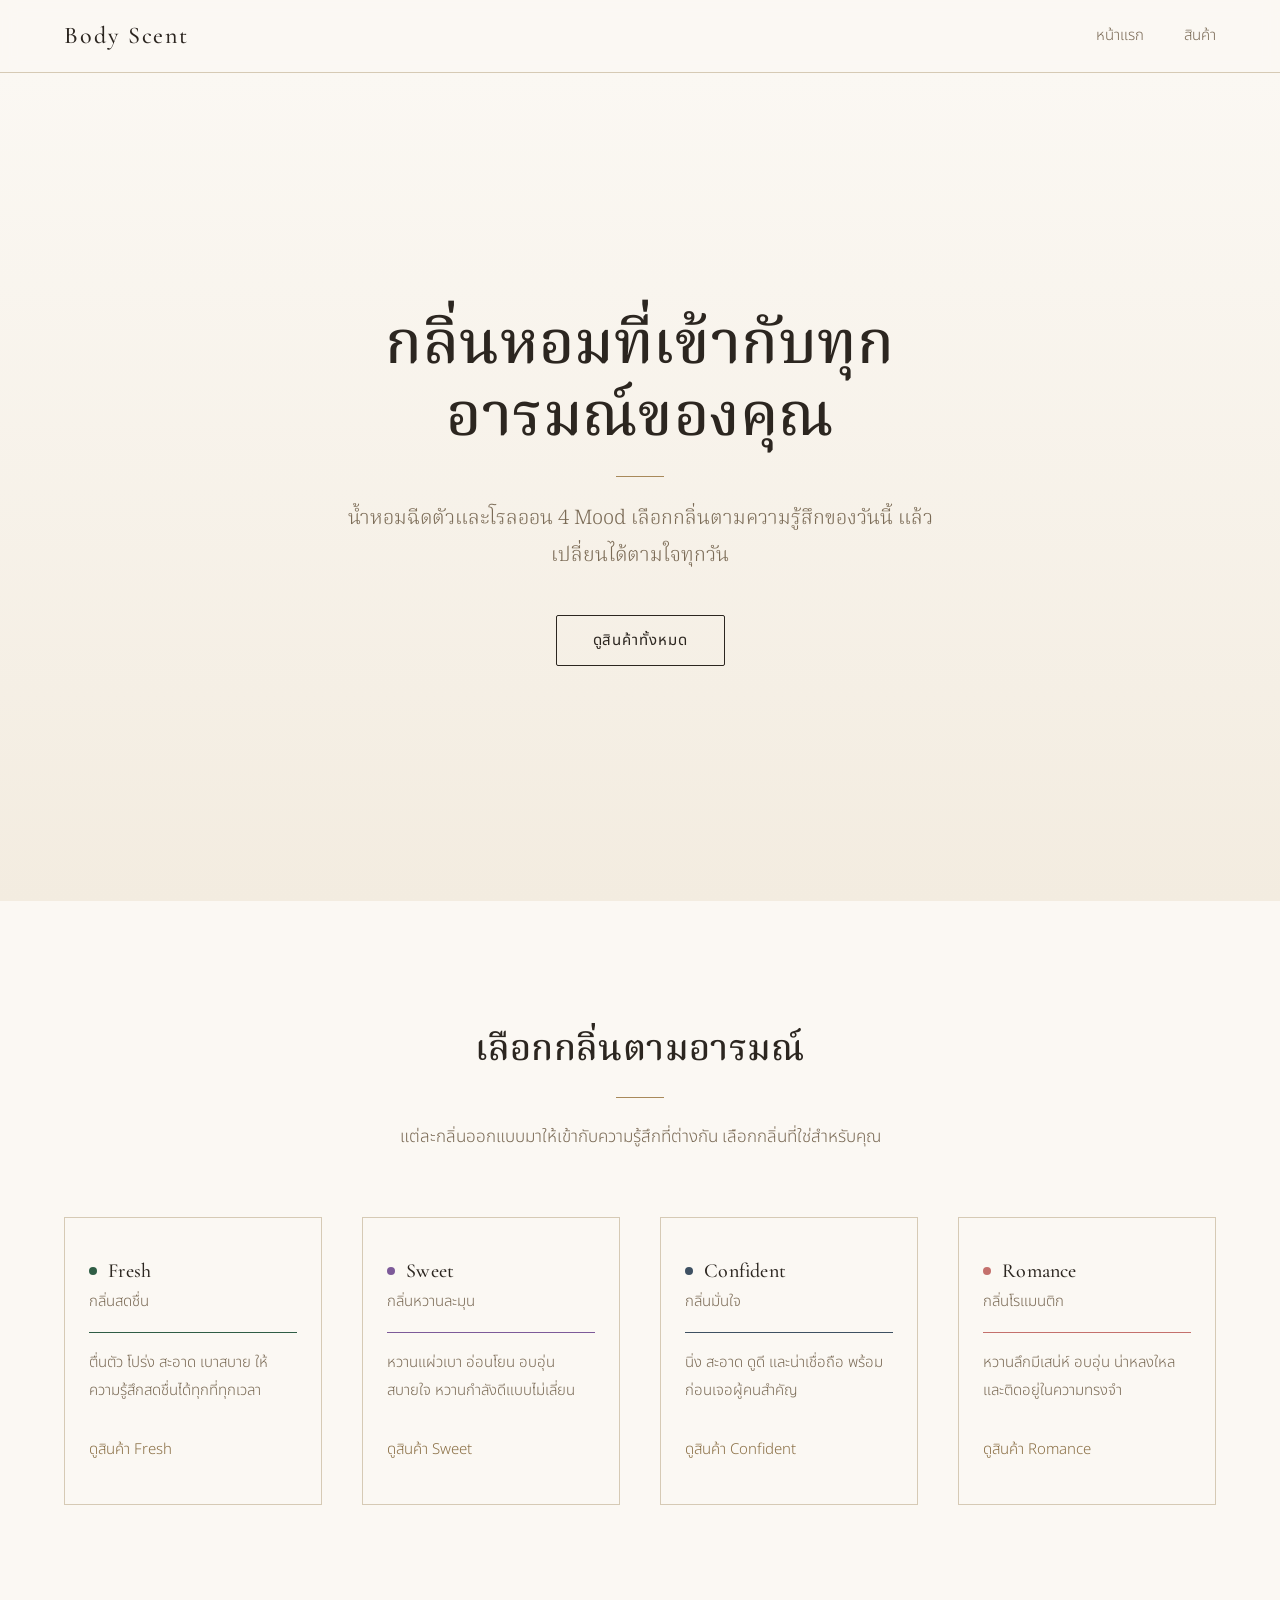
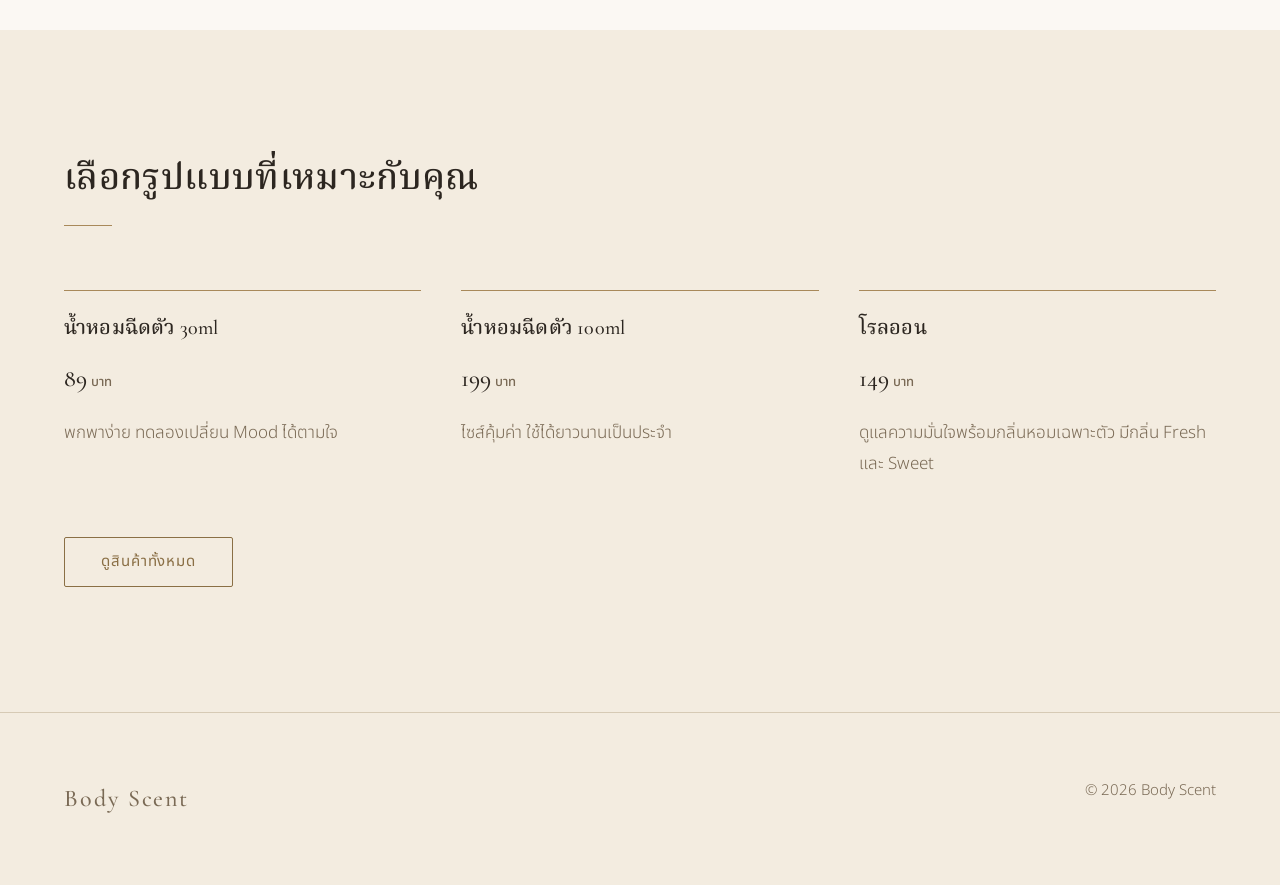
<file: index.html>
<!DOCTYPE html>
<html lang="th">
<head>
  <meta charset="UTF-8">
  <meta name="viewport" content="width=device-width, initial-scale=1">
  <title>Body Scent — น้ำหอมฉีดตัวและโรลออน เลือกกลิ่นตามอารมณ์</title>
  <meta name="description" content="Body Scent น้ำหอมฉีดตัวและโรลออน 4 Mood: Fresh, Sweet, Confident, Romance เลือกกลิ่นให้เข้ากับอารมณ์ของคุณ">
  <link rel="stylesheet" href="style.css">
  <style>
    /* เฉพาะหน้าแรก */
    .hero--full {
      display: flex;
      align-items: center;
      min-height: calc(100vh - 4.5rem);
      min-height: calc(100svh - 4.5rem);
    }
    .hero--full .hero__inner {
      grid-template-columns: 1fr;
      justify-items: center;
      text-align: center;
    }
    .hero--full h1 {
      max-width: 18ch;
      margin-inline: auto;
    }
    .hero--full p {
      margin-inline: auto;
    }
    .hero--full .rule {
      margin-inline: auto;
    }
    .hero--full .hero__actions {
      justify-content: center;
    }

    .mood-card {
      display: flex;
      flex-direction: column;
      padding: var(--space-4) var(--space-3);
      background: var(--ivory);
      border: 1px solid var(--line);
      transition: border-color 0.25s ease;
    }
    .mood-card:hover,
    .mood-card:focus-visible {
      border-color: var(--mood);
    }
    .mood-card h3 {
      display: flex;
      align-items: center;
      gap: 0.7rem;
      margin-bottom: 0.25rem;
    }
    .mood-card__sub {
      margin-bottom: var(--space-2);
      padding-bottom: var(--space-2);
      border-bottom: 1px solid var(--mood);
      font-size: var(--fs-sm);
      color: var(--beige-deep);
    }
    .mood-card p {
      flex: 1;
      font-size: var(--fs-sm);
    }
    .mood-card__link {
      margin-top: var(--space-2);
      font-size: var(--fs-sm);
      color: var(--bronze-deep);
    }

    .size-grid {
      display: grid;
      grid-template-columns: repeat(auto-fit, minmax(15rem, 1fr));
      gap: var(--space-4);
    }
    .size-item {
      padding-top: var(--space-3);
      border-top: 1px solid var(--bronze);
    }
    .size-item .price {
      display: block;
      margin-bottom: var(--space-2);
    }
  </style>
</head>
<body>

  <header class="site-header">
    <div class="container site-header__inner">
      <a class="brand" href="index.html">Body Scent</a>
      <nav class="nav" aria-label="เมนูหลัก">
        <a href="index.html" aria-current="page">หน้าแรก</a>
        <a href="product.html">สินค้า</a>
      </nav>
    </div>
  </header>

  <main>
    <!-- Hero -->
    <section class="hero hero--full">
      <div class="container hero__inner">
        <div>
          <h1>กลิ่นหอมที่เข้ากับทุกอารมณ์ของคุณ</h1>
          <hr class="rule">
          <p>น้ำหอมฉีดตัวและโรลออน 4 Mood เลือกกลิ่นตามความรู้สึกของวันนี้ แล้วเปลี่ยนได้ตามใจทุกวัน</p>
          <div class="hero__actions">
            <a class="btn" href="product.html">ดูสินค้าทั้งหมด</a>
          </div>
        </div>
      </div>
    </section>

    <!-- 4 Mood -->
    <section class="section" id="moods">
      <div class="container">
        <div class="section__head section__head--center">
          <h2>เลือกกลิ่นตามอารมณ์</h2>
          <hr class="rule">
          <p>แต่ละกลิ่นออกแบบมาให้เข้ากับความรู้สึกที่ต่างกัน เลือกกลิ่นที่ใช่สำหรับคุณ</p>
        </div>

        <div class="mood-grid">
          <a class="mood-card" data-mood="fresh" href="product.html?mood=fresh">
            <h3><span class="dot" aria-hidden="true"></span>Fresh</h3>
            <span class="mood-card__sub">กลิ่นสดชื่น</span>
            <p>ตื่นตัว โปร่ง สะอาด เบาสบาย ให้ความรู้สึกสดชื่นได้ทุกที่ทุกเวลา</p>
            <span class="mood-card__link">ดูสินค้า Fresh</span>
          </a>

          <a class="mood-card" data-mood="sweet" href="product.html?mood=sweet">
            <h3><span class="dot" aria-hidden="true"></span>Sweet</h3>
            <span class="mood-card__sub">กลิ่นหวานละมุน</span>
            <p>หวานแผ่วเบา อ่อนโยน อบอุ่นสบายใจ หวานกำลังดีแบบไม่เลี่ยน</p>
            <span class="mood-card__link">ดูสินค้า Sweet</span>
          </a>

          <a class="mood-card" data-mood="confident" href="product.html?mood=confident">
            <h3><span class="dot" aria-hidden="true"></span>Confident</h3>
            <span class="mood-card__sub">กลิ่นมั่นใจ</span>
            <p>นิ่ง สะอาด ดูดี และน่าเชื่อถือ พร้อมก่อนเจอผู้คนสำคัญ</p>
            <span class="mood-card__link">ดูสินค้า Confident</span>
          </a>

          <a class="mood-card" data-mood="romance" href="product.html?mood=romance">
            <h3><span class="dot" aria-hidden="true"></span>Romance</h3>
            <span class="mood-card__sub">กลิ่นโรแมนติก</span>
            <p>หวานลึกมีเสน่ห์ อบอุ่น น่าหลงใหล และติดอยู่ในความทรงจำ</p>
            <span class="mood-card__link">ดูสินค้า Romance</span>
          </a>
        </div>
      </div>
    </section>

    <!-- ขนาดและราคา -->
    <section class="section section--cream" id="sizes">
      <div class="container">
        <div class="section__head">
          <h2>เลือกรูปแบบที่เหมาะกับคุณ</h2>
          <hr class="rule">
        </div>

        <div class="size-grid">
          <div class="size-item">
            <h3>น้ำหอมฉีดตัว 30ml</h3>
            <span class="price">89<small>บาท</small></span>
            <p>พกพาง่าย ทดลองเปลี่ยน Mood ได้ตามใจ</p>
          </div>
          <div class="size-item">
            <h3>น้ำหอมฉีดตัว 100ml</h3>
            <span class="price">199<small>บาท</small></span>
            <p>ไซส์คุ้มค่า ใช้ได้ยาวนานเป็นประจำ</p>
          </div>
          <div class="size-item">
            <h3>โรลออน</h3>
            <span class="price">149<small>บาท</small></span>
            <p>ดูแลความมั่นใจพร้อมกลิ่นหอมเฉพาะตัว มีกลิ่น Fresh และ Sweet</p>
          </div>
        </div>

        <div class="mt-4">
          <a class="btn btn--accent" href="product.html">ดูสินค้าทั้งหมด</a>
        </div>
      </div>
    </section>
  </main>

  <footer class="site-footer">
    <div class="container site-footer__inner">
      <span class="brand">Body Scent</span>
      <span>&copy; 2026 Body Scent</span>
    </div>
  </footer>

  <script src="script.js"></script>
</body>
</html>
</file>
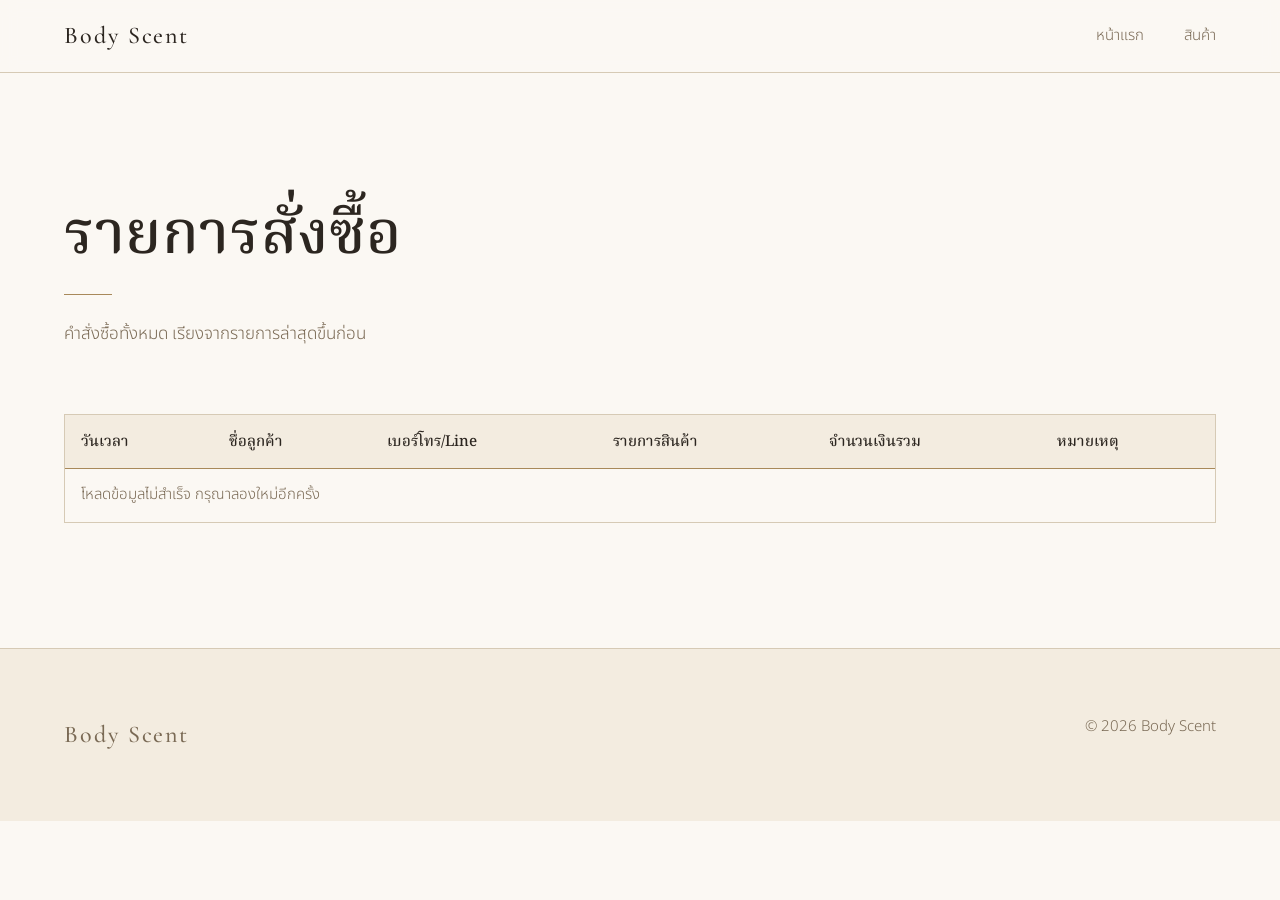
<file: admin.html>
<!DOCTYPE html>
<html lang="th">
<head>
  <meta charset="UTF-8">
  <meta name="viewport" content="width=device-width, initial-scale=1">
  <meta name="robots" content="noindex, nofollow">
  <title>รายการสั่งซื้อ — Body Scent</title>
  <link rel="stylesheet" href="style.css">
  <style>
    /* เฉพาะหน้า admin */
    .table-wrap {
      overflow-x: auto;
      border: 1px solid var(--line);
      background: var(--ivory);
    }
    #ordersTable {
      width: 100%;
      min-width: 48rem;
      border-collapse: collapse;
      font-size: var(--fs-sm);
    }
    #ordersTable th,
    #ordersTable td {
      padding: 0.9rem 1rem;
      text-align: left;
      vertical-align: top;
      line-height: 1.6;
    }
    #ordersTable thead th {
      font-family: var(--font-serif);
      font-weight: 500;
      white-space: nowrap;
      color: var(--ink);
      background: var(--cream);
      border-bottom: 1px solid var(--bronze);
    }
    #ordersTable tbody tr + tr td {
      border-top: 1px solid var(--line);
    }
    #ordersTable tbody td {
      color: var(--ink);
    }
    #ordersTable tbody td.muted {
      color: var(--beige-deep);
    }
    /* วันเวลา และ จำนวนเงิน ไม่ตัดบรรทัด */
    #ordersTable td:nth-child(1),
    #ordersTable td:nth-child(5) {
      white-space: nowrap;
    }
  </style>
</head>
<body>

  <header class="site-header">
    <div class="container site-header__inner">
      <a class="brand" href="index.html">Body Scent</a>
      <nav class="nav" aria-label="เมนูหลัก">
        <a href="index.html">หน้าแรก</a>
        <a href="product.html">สินค้า</a>
      </nav>
    </div>
  </header>

  <main>
    <section class="section">
      <div class="container">
        <div class="section__head">
          <h1>รายการสั่งซื้อ</h1>
          <hr class="rule">
          <p>คำสั่งซื้อทั้งหมด เรียงจากรายการล่าสุดขึ้นก่อน</p>
        </div>

        <div class="table-wrap">
          <table id="ordersTable">
            <thead>
              <tr>
                <th scope="col">วันเวลา</th>
                <th scope="col">ชื่อลูกค้า</th>
                <th scope="col">เบอร์โทร/Line</th>
                <th scope="col">รายการสินค้า</th>
                <th scope="col">จำนวนเงินรวม</th>
                <th scope="col">หมายเหตุ</th>
              </tr>
            </thead>
            <tbody></tbody>
          </table>
        </div>
      </div>
    </section>
  </main>

  <footer class="site-footer">
    <div class="container site-footer__inner">
      <span class="brand">Body Scent</span>
      <span>&copy; 2026 Body Scent</span>
    </div>
  </footer>

  <script src="script.js"></script>
</body>
</html>
</file>
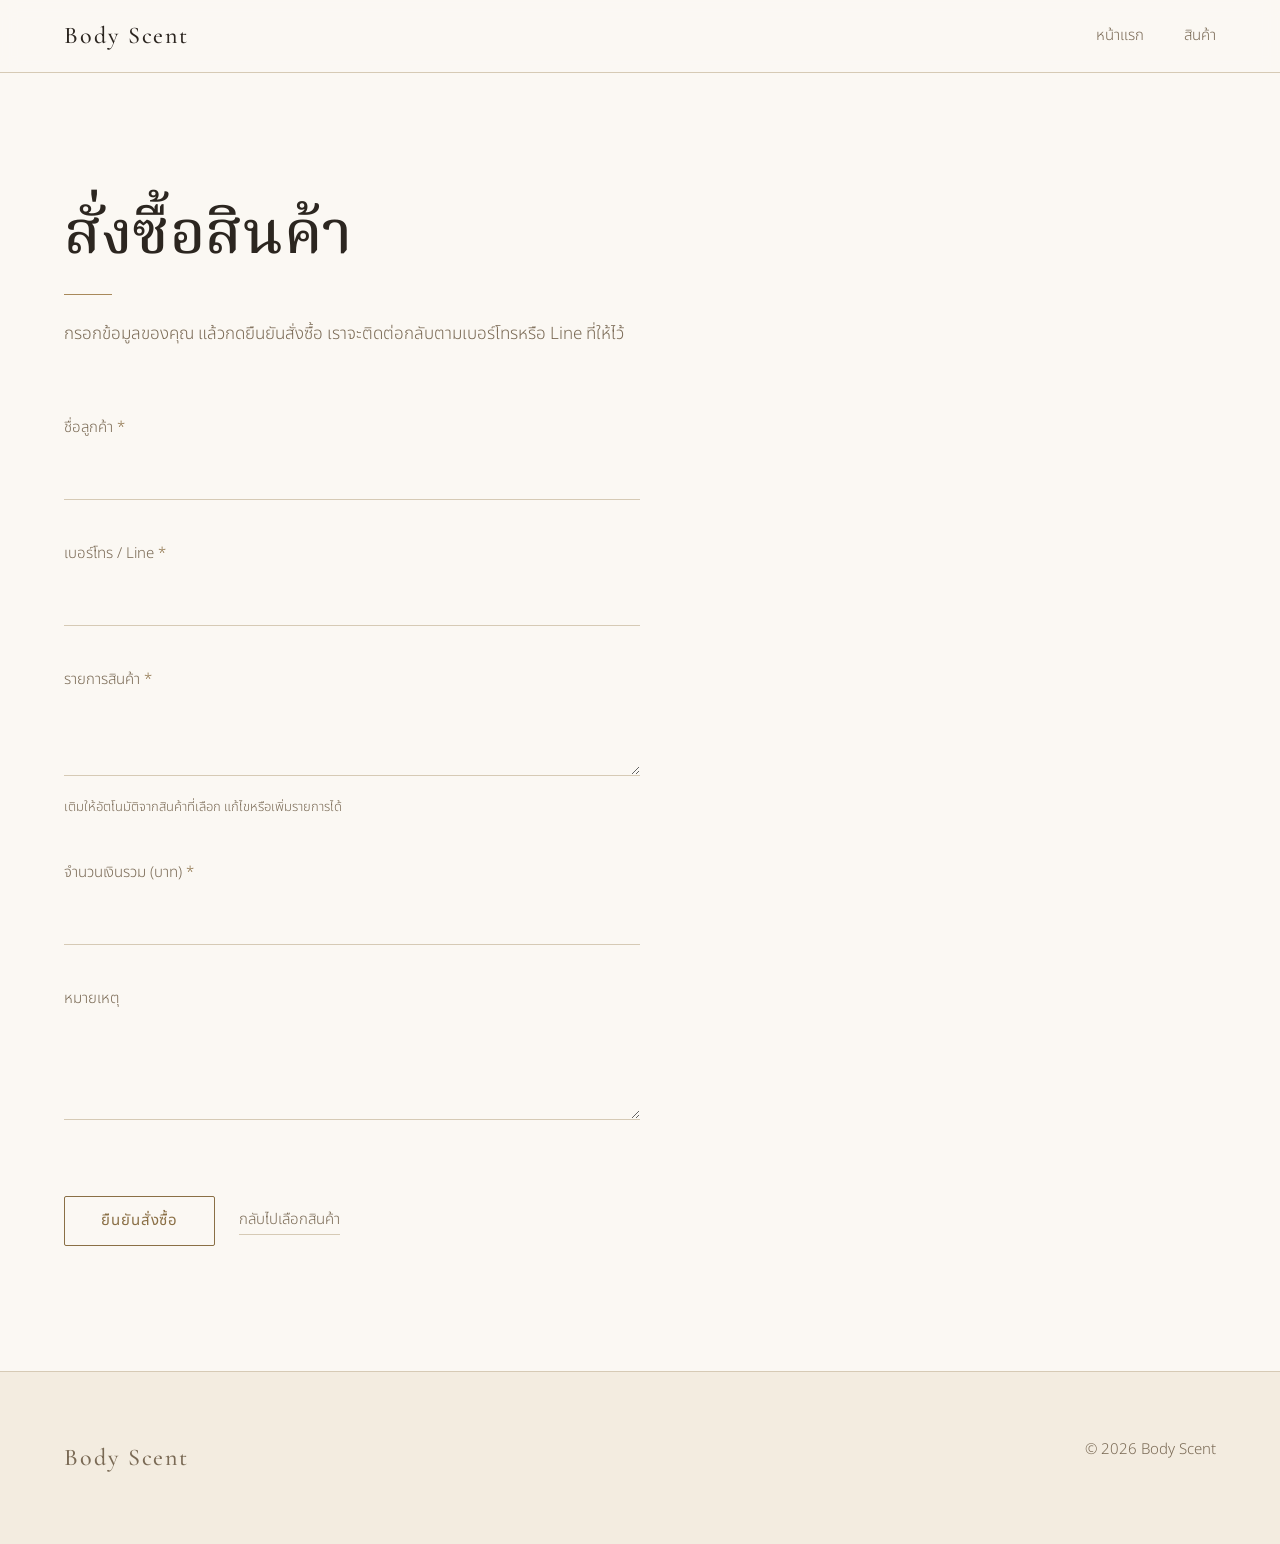
<file: order.html>
<!DOCTYPE html>
<html lang="th">
<head>
  <meta charset="UTF-8">
  <meta name="viewport" content="width=device-width, initial-scale=1">
  <title>สั่งซื้อสินค้า — Body Scent</title>
  <meta name="description" content="กรอกข้อมูลเพื่อสั่งซื้อน้ำหอมฉีดตัวและโรลออน Body Scent">
  <link rel="stylesheet" href="style.css">
  <style>
    /* เฉพาะหน้าสั่งซื้อ */
    .order-form {
      max-width: 36rem;
    }
    .field {
      margin-bottom: var(--space-4);
    }
    .field label {
      display: block;
      margin-bottom: 0.25rem;
      font-size: var(--fs-sm);
      color: var(--beige-deep);
    }
    .field .req {
      color: var(--bronze-deep);
    }
    .field textarea {
      resize: vertical;
      line-height: 1.7;
    }
    .field__hint {
      margin: 0.5rem 0 0;
      font-size: var(--fs-xs);
      color: var(--beige-deep);
    }
    .order-form .btn[disabled] {
      opacity: 0.5;
      cursor: not-allowed;
    }
    .order-form__actions {
      display: flex;
      flex-wrap: wrap;
      align-items: center;
      gap: var(--space-3);
      margin-top: var(--space-5);
    }
    .order-form__back {
      font-size: var(--fs-sm);
      color: var(--beige-deep);
      border-bottom: 1px solid var(--line);
    }
    .order-form__back:hover {
      color: var(--ink);
      border-color: var(--bronze);
    }
    @media (max-width: 40rem) {
      .order-form .btn {
        width: 100%;
      }
    }
  </style>
</head>
<body>

  <header class="site-header">
    <div class="container site-header__inner">
      <a class="brand" href="index.html">Body Scent</a>
      <nav class="nav" aria-label="เมนูหลัก">
        <a href="index.html">หน้าแรก</a>
        <a href="product.html">สินค้า</a>
      </nav>
    </div>
  </header>

  <main>
    <section class="section">
      <div class="container">
        <div class="section__head">
          <h1>สั่งซื้อสินค้า</h1>
          <hr class="rule">
          <p>กรอกข้อมูลของคุณ แล้วกดยืนยันสั่งซื้อ เราจะติดต่อกลับตามเบอร์โทรหรือ Line ที่ให้ไว้</p>
        </div>

        <form id="orderForm" class="order-form" autocomplete="on">
          <div class="field">
            <label for="customerName">ชื่อลูกค้า <span class="req">*</span></label>
            <input type="text" id="customerName" name="customerName" autocomplete="name" required>
          </div>

          <div class="field">
            <label for="contact">เบอร์โทร / Line <span class="req">*</span></label>
            <input type="text" id="contact" name="contact" autocomplete="tel" required>
          </div>

          <div class="field">
            <label for="items">รายการสินค้า <span class="req">*</span></label>
            <textarea id="items" name="items" rows="2" required></textarea>
            <p class="field__hint">เติมให้อัตโนมัติจากสินค้าที่เลือก แก้ไขหรือเพิ่มรายการได้</p>
          </div>

          <div class="field">
            <label for="total">จำนวนเงินรวม (บาท) <span class="req">*</span></label>
            <input type="number" id="total" name="total" min="0" step="any" inputmode="decimal" required>
          </div>

          <div class="field">
            <label for="note">หมายเหตุ</label>
            <textarea id="note" name="note" rows="3"></textarea>
          </div>

          <div class="order-form__actions">
            <button type="submit" class="btn btn--accent">ยืนยันสั่งซื้อ</button>
            <a class="order-form__back" href="product.html">กลับไปเลือกสินค้า</a>
          </div>
        </form>
      </div>
    </section>
  </main>

  <footer class="site-footer">
    <div class="container site-footer__inner">
      <span class="brand">Body Scent</span>
      <span>&copy; 2026 Body Scent</span>
    </div>
  </footer>

  <script src="script.js"></script>
</body>
</html>
</file>
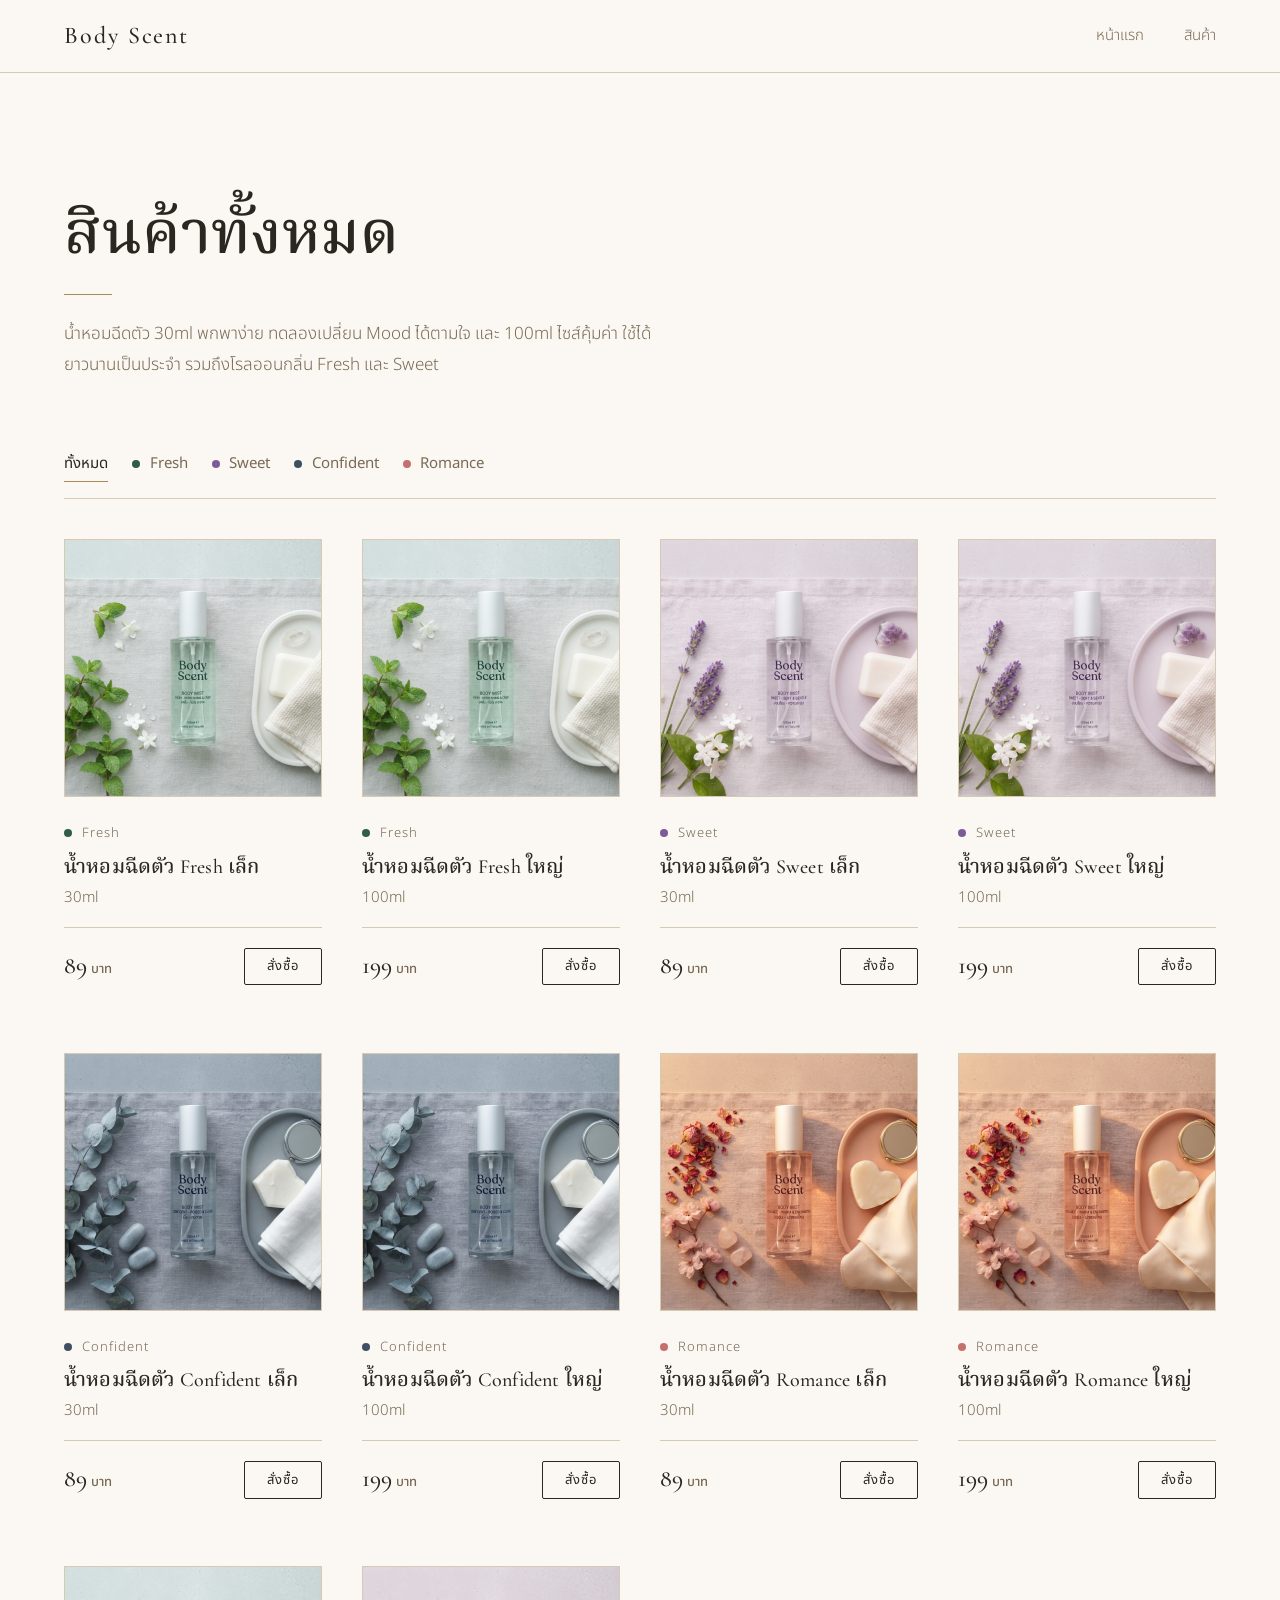
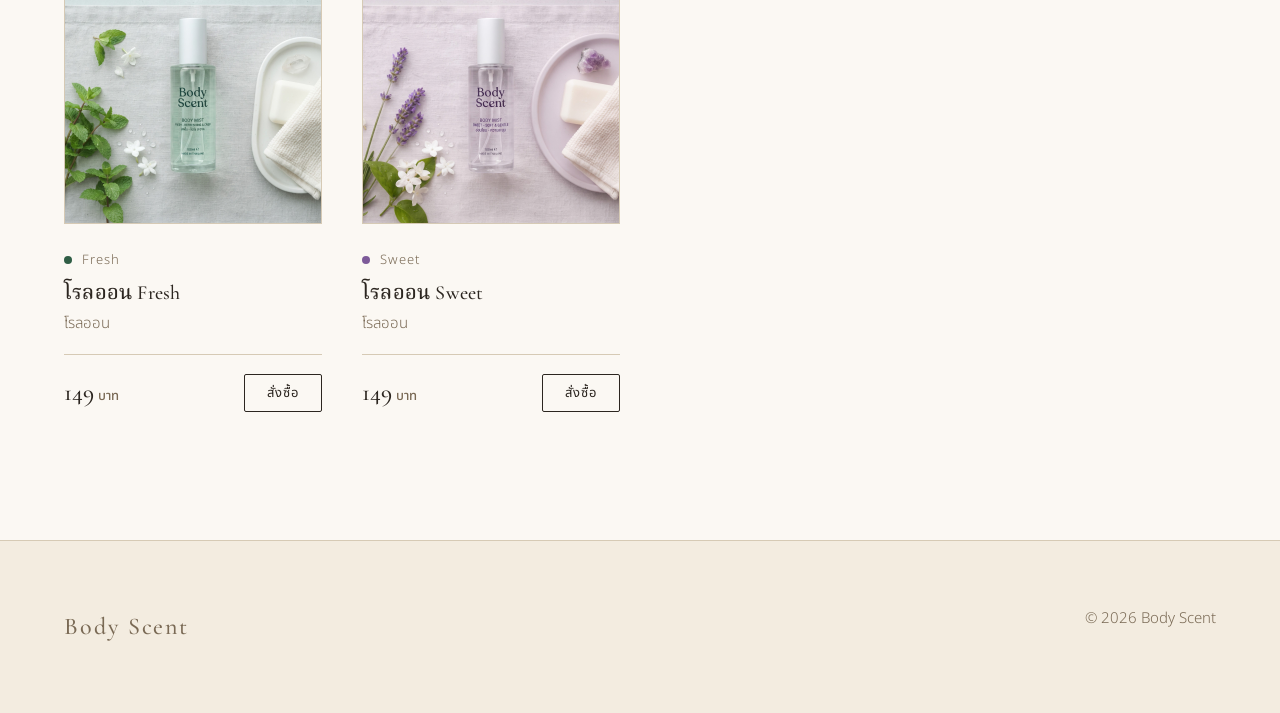
<file: product.html>
<!DOCTYPE html>
<html lang="th">
<head>
  <meta charset="UTF-8">
  <meta name="viewport" content="width=device-width, initial-scale=1">
  <title>สินค้าทั้งหมด — Body Scent</title>
  <meta name="description" content="น้ำหอมฉีดตัว 30ml 89 บาท, 100ml 199 บาท และโรลออน 149 บาท เลือกกรองตาม Mood: Fresh, Sweet, Confident, Romance">
  <link rel="stylesheet" href="style.css">
</head>
<body>

  <header class="site-header">
    <div class="container site-header__inner">
      <a class="brand" href="index.html">Body Scent</a>
      <nav class="nav" aria-label="เมนูหลัก">
        <a href="index.html">หน้าแรก</a>
        <a href="product.html" aria-current="page">สินค้า</a>
      </nav>
    </div>
  </header>

  <main>
    <section class="section">
      <div class="container">
        <div class="section__head">
          <h1>สินค้าทั้งหมด</h1>
          <hr class="rule">
          <p>น้ำหอมฉีดตัว 30ml พกพาง่าย ทดลองเปลี่ยน Mood ได้ตามใจ และ 100ml ไซส์คุ้มค่า ใช้ได้ยาวนานเป็นประจำ รวมถึงโรลออนกลิ่น Fresh และ Sweet</p>
        </div>

        <div id="filter-bar" class="filter" role="group" aria-label="กรองตาม Mood"></div>

        <div id="product-list" class="product-grid" aria-live="polite"></div>
      </div>
    </section>
  </main>

  <footer class="site-footer">
    <div class="container site-footer__inner">
      <span class="brand">Body Scent</span>
      <span>&copy; 2026 Body Scent</span>
    </div>
  </footer>

  <script src="script.js"></script>
</body>
</html>
</file>
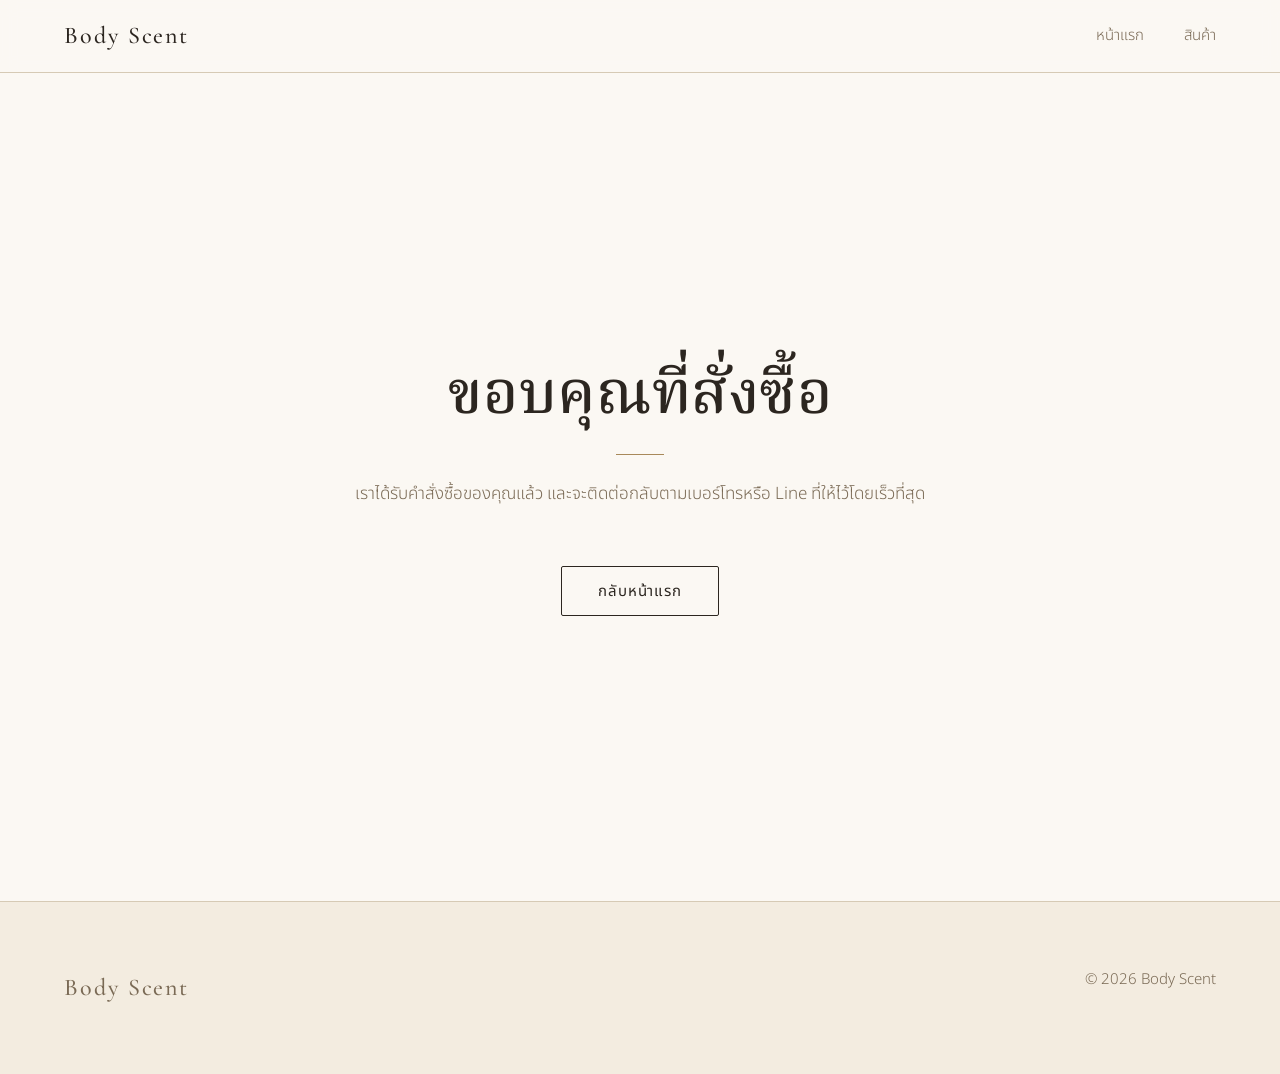
<file: thankyou.html>
<!DOCTYPE html>
<html lang="th">
<head>
  <meta charset="UTF-8">
  <meta name="viewport" content="width=device-width, initial-scale=1">
  <title>ขอบคุณที่สั่งซื้อ — Body Scent</title>
  <link rel="stylesheet" href="style.css">
  <style>
    .thanks {
      display: flex;
      align-items: center;
      min-height: calc(100vh - 4.5rem);
      min-height: calc(100svh - 4.5rem);
      padding-block: var(--space-6);
      text-align: center;
    }
    .thanks p,
    .thanks .rule {
      margin-inline: auto;
    }
    .thanks .btn {
      margin-top: var(--space-4);
    }
  </style>
</head>
<body>

  <header class="site-header">
    <div class="container site-header__inner">
      <a class="brand" href="index.html">Body Scent</a>
      <nav class="nav" aria-label="เมนูหลัก">
        <a href="index.html">หน้าแรก</a>
        <a href="product.html">สินค้า</a>
      </nav>
    </div>
  </header>

  <main class="thanks">
    <div class="container">
      <h1>ขอบคุณที่สั่งซื้อ</h1>
      <hr class="rule">
      <p>เราได้รับคำสั่งซื้อของคุณแล้ว และจะติดต่อกลับตามเบอร์โทรหรือ Line ที่ให้ไว้โดยเร็วที่สุด</p>
      <a class="btn" href="index.html">กลับหน้าแรก</a>
    </div>
  </main>

  <footer class="site-footer">
    <div class="container site-footer__inner">
      <span class="brand">Body Scent</span>
      <span>&copy; 2026 Body Scent</span>
    </div>
  </footer>

</body>
</html>
</file>
<file: style.css>
/* ==========================================================
   Body Scent — shared theme
   Premium · minimal · cream & bronze
   ========================================================== */

@import url("https://fonts.googleapis.com/css2?family=Cormorant+Garamond:wght@400;500;600&family=Noto+Serif+Thai:wght@300;400;500;600&family=Noto+Sans+Thai:wght@300;400;500&display=swap");

/* ---------- Design tokens ---------- */
:root {
  /* Base palette */
  --ivory: #fbf8f3;        /* page background */
  --cream: #f3ece0;        /* alternate section background */
  --sand: #e6dcc9;         /* soft panels */
  --beige-deep: #7a6a55;   /* secondary text */
  --ink: #2c2620;          /* main text, thin borders */
  --line: #d6cab5;         /* hairlines */

  /* Accent */
  --bronze: #a8895a;
  --bronze-deep: #8a6f45;

  /* Mood touches (small dots / underlines only) */
  --mood-fresh: #2f5d45;      /* dark green */
  --mood-sweet: #7d5a99;      /* medium purple */
  --mood-confident: #3e5062;  /* dark blue-gray */
  --mood-romance: #c4706c;    /* soft red */

  /* Type */
  --font-display: "Cormorant Garamond", "Noto Serif Thai", Georgia, serif;
  --font-serif: "Noto Serif Thai", "Cormorant Garamond", Georgia, serif;
  --font-sans: "Noto Sans Thai", "Helvetica Neue", Arial, sans-serif;

  /* Type scale */
  --fs-xs: 0.8125rem;
  --fs-sm: 0.9375rem;
  --fs-base: 1.0625rem;
  --fs-lg: 1.25rem;
  --fs-xl: clamp(1.6rem, 1.2rem + 1.6vw, 2.25rem);
  --fs-2xl: clamp(2.2rem, 1.4rem + 3.4vw, 3.75rem);

  /* Spacing */
  --space-1: 0.5rem;
  --space-2: 1rem;
  --space-3: 1.5rem;
  --space-4: 2.5rem;
  --space-5: 4rem;
  --space-6: clamp(4.5rem, 3rem + 6vw, 8rem);

  --container: 72rem;
  --radius: 2px;
}

/* ---------- Reset & base ---------- */
*,
*::before,
*::after {
  box-sizing: border-box;
}

html {
  scroll-behavior: smooth;
  -webkit-text-size-adjust: 100%;
}

body {
  margin: 0;
  background: var(--ivory);
  color: var(--ink);
  font-family: var(--font-sans);
  font-size: var(--fs-base);
  font-weight: 300;
  line-height: 1.85;
  -webkit-font-smoothing: antialiased;
}

img {
  display: block;
  max-width: 100%;
  height: auto;
}

a {
  color: inherit;
  text-decoration: none;
}

h1, h2, h3, h4 {
  margin: 0 0 var(--space-2);
  font-family: var(--font-display);
  font-weight: 500;
  line-height: 1.3;
  letter-spacing: 0.01em;
  color: var(--ink);
}

h1 { font-size: var(--fs-2xl); line-height: 1.2; }
h2 { font-size: var(--fs-xl); }
h3 { font-size: var(--fs-lg); }

p {
  margin: 0 0 var(--space-2);
  max-width: 38rem;
  color: var(--beige-deep);
}

:focus-visible {
  outline: 1px solid var(--bronze-deep);
  outline-offset: 4px;
}

::selection {
  background: var(--sand);
}

/* ---------- Layout ---------- */
.container {
  width: min(100% - 3rem, var(--container));
  margin-inline: auto;
}

.section {
  padding-block: var(--space-6);
}

.section--cream {
  background: var(--cream);
}

.section__head {
  margin-bottom: var(--space-5);
  max-width: 40rem;
}

.section__head--center {
  margin-inline: auto;
  text-align: center;
}

.section__head--center p {
  margin-inline: auto;
}

/* Thin bronze rule under headings */
.rule {
  display: block;
  width: 3rem;
  height: 1px;
  margin: var(--space-3) 0;
  background: var(--bronze);
  border: 0;
}

.section__head--center .rule {
  margin-inline: auto;
}

.divider {
  border: 0;
  border-top: 1px solid var(--line);
  margin: 0;
}

/* ---------- Header / nav ---------- */
.site-header {
  position: sticky;
  top: 0;
  z-index: 50;
  background: rgba(251, 248, 243, 0.92);
  backdrop-filter: blur(8px);
  border-bottom: 1px solid var(--line);
}

.site-header__inner {
  display: flex;
  align-items: center;
  justify-content: space-between;
  gap: var(--space-3);
  min-height: 4.5rem;
}

.brand {
  font-family: var(--font-display);
  font-size: 1.5rem;
  font-weight: 500;
  letter-spacing: 0.08em;
}

.nav {
  display: flex;
  gap: var(--space-4);
  font-size: var(--fs-sm);
  color: var(--beige-deep);
}

.nav a {
  padding-block: 0.25rem;
  border-bottom: 1px solid transparent;
  transition: color 0.25s ease, border-color 0.25s ease;
}

.nav a:hover {
  color: var(--ink);
  border-color: var(--bronze);
}

/* ---------- Buttons ---------- */
.btn {
  display: inline-block;
  padding: 0.85rem 2.25rem;
  font-family: var(--font-sans);
  font-size: var(--fs-sm);
  font-weight: 400;
  letter-spacing: 0.06em;
  line-height: 1.4;
  color: var(--ink);
  background: transparent;
  border: 1px solid var(--ink);
  border-radius: var(--radius);
  cursor: pointer;
  transition: background-color 0.25s ease, color 0.25s ease, border-color 0.25s ease;
}

.btn:hover {
  background: var(--ink);
  color: var(--ivory);
}

.btn--accent {
  border-color: var(--bronze-deep);
  color: var(--bronze-deep);
}

.btn--accent:hover {
  background: var(--bronze-deep);
  border-color: var(--bronze-deep);
  color: var(--ivory);
}

.btn--small {
  padding: 0.55rem 1.4rem;
  font-size: var(--fs-xs);
}

/* ---------- Hero ---------- */
.hero {
  padding-block: var(--space-6);
  background: linear-gradient(180deg, var(--ivory) 0%, var(--cream) 100%);
}

.hero__inner {
  display: grid;
  grid-template-columns: 1.1fr 0.9fr;
  gap: var(--space-5);
  align-items: center;
}

.hero p {
  font-size: var(--fs-lg);
  font-family: var(--font-serif);
  font-weight: 300;
}

.hero__actions {
  display: flex;
  flex-wrap: wrap;
  gap: var(--space-2);
  margin-top: var(--space-4);
}

.hero__media img {
  width: 100%;
  aspect-ratio: 4 / 5;
  object-fit: cover;
  border: 1px solid var(--line);
}

/* ---------- Mood filter ---------- */
.filter {
  display: flex;
  flex-wrap: wrap;
  gap: var(--space-1) var(--space-3);
  margin-bottom: var(--space-4);
  padding-bottom: var(--space-2);
  border-bottom: 1px solid var(--line);
}

.filter__btn {
  display: inline-flex;
  align-items: center;
  gap: 0.6rem;
  padding: 0.4rem 0;
  font-family: var(--font-sans);
  font-size: var(--fs-sm);
  color: var(--beige-deep);
  background: none;
  border: 0;
  border-bottom: 1px solid transparent;
  cursor: pointer;
  transition: color 0.25s ease, border-color 0.25s ease;
}

.filter__btn:hover,
.filter__btn[aria-pressed="true"] {
  color: var(--ink);
  border-bottom-color: var(--bronze);
}

/* ---------- Mood dot (small color touch) ---------- */
.dot {
  display: inline-block;
  width: 0.5rem;
  height: 0.5rem;
  border-radius: 50%;
  background: var(--bronze);
  flex-shrink: 0;
}

[data-mood="fresh"]     { --mood: var(--mood-fresh); }
[data-mood="sweet"]     { --mood: var(--mood-sweet); }
[data-mood="confident"] { --mood: var(--mood-confident); }
[data-mood="romance"]   { --mood: var(--mood-romance); }

[data-mood] .dot,
.dot[data-mood] {
  background: var(--mood, var(--bronze));
}

/* ---------- Product grid & card ---------- */
.product-grid {
  display: grid;
  grid-template-columns: repeat(auto-fill, minmax(15rem, 1fr));
  gap: var(--space-5) var(--space-4);
}

.product-card {
  display: flex;
  flex-direction: column;
  background: transparent;
}

.product-card__media {
  margin-bottom: var(--space-3);
  background: var(--cream);
  border: 1px solid var(--line);
  overflow: hidden;
}

.product-card__media img {
  width: 100%;
  aspect-ratio: 1 / 1;
  object-fit: cover;
}

.product-card__mood {
  display: flex;
  align-items: center;
  gap: 0.6rem;
  margin-bottom: 0.5rem;
  font-size: var(--fs-xs);
  letter-spacing: 0.08em;
  color: var(--beige-deep);
}

.product-card__name {
  margin-bottom: 0.25rem;
  font-size: var(--fs-lg);
}

.product-card__meta {
  margin-bottom: var(--space-2);
  font-size: var(--fs-sm);
  color: var(--beige-deep);
}

.product-card__desc {
  flex: 1;
  margin-bottom: var(--space-3);
  font-size: var(--fs-sm);
  line-height: 1.8;
}

.product-card__foot {
  display: flex;
  align-items: center;
  justify-content: space-between;
  gap: var(--space-2);
  padding-top: var(--space-2);
  border-top: 1px solid var(--line);
}

.price {
  font-family: var(--font-display);
  font-size: 1.5rem;
  font-weight: 500;
  color: var(--ink);
}

.price small {
  margin-left: 0.25rem;
  font-family: var(--font-sans);
  font-size: var(--fs-xs);
  color: var(--beige-deep);
}

/* ---------- Mood section blocks (thin underline accent) ---------- */
.mood-title {
  display: inline-block;
  padding-bottom: 0.5rem;
  border-bottom: 1px solid var(--mood, var(--bronze));
}

.mood-grid {
  display: grid;
  grid-template-columns: repeat(auto-fit, minmax(14rem, 1fr));
  gap: var(--space-4);
}

.mood-item {
  padding: var(--space-3) 0;
  border-top: 1px solid var(--line);
}

.mood-item h3 {
  display: flex;
  align-items: center;
  gap: 0.7rem;
}

/* ---------- Forms (for later sections) ---------- */
input,
select,
textarea {
  width: 100%;
  padding: 0.8rem 0;
  font: inherit;
  font-size: var(--fs-sm);
  color: var(--ink);
  background: transparent;
  border: 0;
  border-bottom: 1px solid var(--line);
  border-radius: 0;
  transition: border-color 0.25s ease;
}

input:focus,
select:focus,
textarea:focus {
  outline: 0;
  border-bottom-color: var(--bronze-deep);
}

/* ---------- Footer ---------- */
.site-footer {
  padding-block: var(--space-5);
  background: var(--cream);
  border-top: 1px solid var(--line);
  font-size: var(--fs-sm);
  color: var(--beige-deep);
}

.site-footer__inner {
  display: flex;
  flex-wrap: wrap;
  justify-content: space-between;
  gap: var(--space-3);
}

/* ---------- Utilities ---------- */
.text-center { text-align: center; }
.muted { color: var(--beige-deep); }
.accent { color: var(--bronze-deep); }
.mt-4 { margin-top: var(--space-4); }
.mb-4 { margin-bottom: var(--space-4); }
.visually-hidden {
  position: absolute;
  width: 1px;
  height: 1px;
  overflow: hidden;
  clip: rect(0 0 0 0);
  white-space: nowrap;
}

/* ---------- Responsive ---------- */
@media (max-width: 56rem) {
  .hero__inner {
    grid-template-columns: 1fr;
    gap: var(--space-4);
  }
  .hero__media {
    order: -1;
  }
  .hero__media img {
    aspect-ratio: 4 / 3;
  }
}

@media (max-width: 40rem) {
  body {
    font-size: 1rem;
  }
  .container {
    width: min(100% - 2.5rem, var(--container));
  }
  .site-header__inner {
    min-height: 3.75rem;
  }
  .nav {
    gap: var(--space-3);
  }
  .product-grid {
    grid-template-columns: repeat(2, minmax(0, 1fr));
    gap: var(--space-4) var(--space-2);
  }
  .product-card__desc {
    display: none;
  }
  .product-card__foot {
    flex-direction: column;
    align-items: flex-start;
  }
  .product-card__foot .btn {
    width: 100%;
    text-align: center;
  }
  .section__head {
    margin-bottom: var(--space-4);
  }
  .btn {
    padding-inline: 1.75rem;
  }
}

@media (max-width: 24rem) {
  .product-grid {
    grid-template-columns: 1fr;
  }
}

@media (prefers-reduced-motion: reduce) {
  html { scroll-behavior: auto; }
  * { transition: none !important; }
}
</file>
